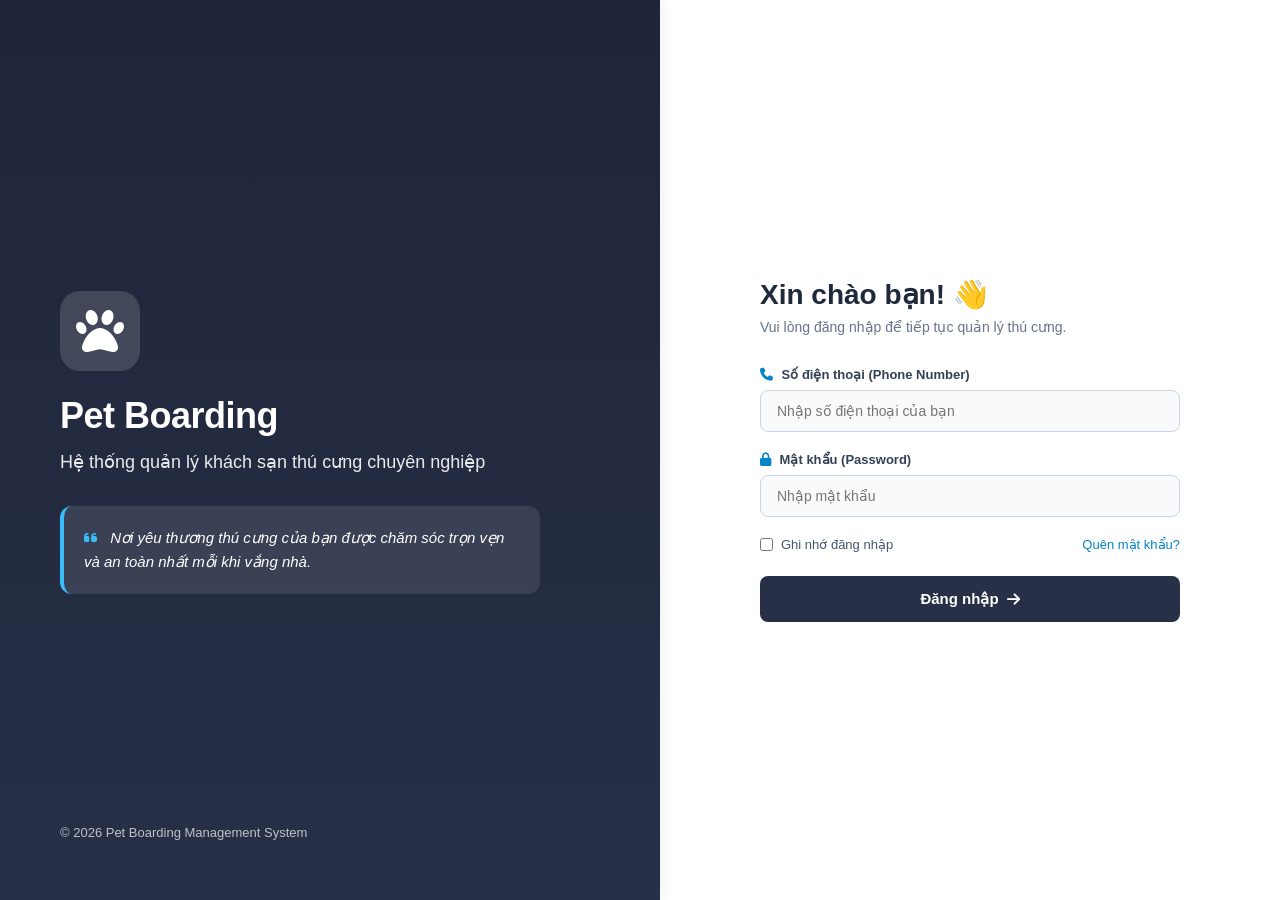
<file: JavaWebExam_ntsang/src/main/resources/static/login.html>
<!DOCTYPE html>
<html lang="en">
    <head>
        <meta charset="UTF-8">
        <meta name="viewport" content="width=device-width, initial-scale=1.0">
        <title>Pet Boarding - Đăng nhập</title>
        <link rel="stylesheet" href="style/login.css">
        <!-- Thêm FontAwesome để hỗ trợ các icon hiện đại -->
        <link rel="stylesheet"
            href="https://cdnjs.cloudflare.com/ajax/libs/font-awesome/6.4.0/css/all.min.css">
    </head>
    <body>
        <div class="login-wrapper">
            <!-- PHẦN 1: BÊN TRÁI - SLOGAN & THƯƠNG HIỆU -->
            <div class="brand-section">
                <div class="brand-content">
                    <div class="brand-logo-icon">
                        <i class="fa-solid fa-paw"></i>
                    </div>
                    <h1>Pet Boarding</h1>
                    <p class="brand-subtitle">Hệ thống quản lý khách sạn thú
                        cưng chuyên nghiệp</p>
                    <div class="brand-quote">
                        <i class="fa-solid fa-quote-left"></i>
                        <span>Nơi yêu thương thú cưng của bạn được chăm sóc trọn
                            vẹn và an toàn nhất mỗi khi vắng nhà.</span>
                    </div>
                </div>
                <div class="brand-footer-text">
                    © 2026 Pet Boarding Management System
                </div>
            </div>

            <!-- PHẦN 2: BÊN PHẢI - FORM ĐĂNG NHẬP -->
            <div class="form-section">
                <div class="login-card">
                    <div class="form-header">
                        <h2>Xin chào bạn! 👋</h2>
                        <p>Vui lòng đăng nhập để tiếp tục quản lý thú cưng.</p>
                    </div>

                    <form action="/login" method="post">
                        <div id="error-message" class="alert-error"
                            style="display: none;">
                            <i class="fa-solid fa-triangle-exclamation"></i> Sai
                            số điện thoại hoặc mật khẩu. Vui lòng thử lại!
                        </div>

                        <div class="input-group">
                            <label for="username">
                                <i class="fa-solid fa-phone"></i> Số điện thoại
                                (Phone Number)
                            </label>
                            <input
                                type="text"
                                id="username"
                                name="username"
                                placeholder="Nhập số điện thoại của bạn"
                                required>
                        </div>

                        <div class="input-group">
                            <label for="password">
                                <i class="fa-solid fa-lock"></i> Mật khẩu
                                (Password)
                            </label>
                            <input
                                type="password"
                                id="password"
                                name="password"
                                placeholder="Nhập mật khẩu"
                                required>
                        </div>

                        <div class="options">
                            <label class="remember-me">
                                <input type="checkbox"> Ghi nhớ đăng nhập
                            </label>
                            <a href="#" class="forgot-pass">Quên mật khẩu?</a>
                        </div>

                        <button type="submit" class="submit-btn">
                            Đăng nhập <i class="fa-solid fa-arrow-right"></i>
                        </button>

                        <p id="message"></p>
                    </form>
                </div>
            </div>
        </div>
    </body>
    <script>
    const urlParams = new URLSearchParams(window.location.search);
    if (urlParams.has('error')) {
        const errorDiv = document.getElementById('error-message');
        if (errorDiv) {
            errorDiv.style.display = 'flex';
            if (window.history.replaceState) {
                const cleanUrl = window.location.protocol + "//" + window.location.host + window.location.pathname;
                window.history.replaceState({path: cleanUrl}, '', cleanUrl);
            }
        }
    }
</script>
</html>
</file>
<file: JavaWebExam_ntsang/src/main/resources/static/style/login.css>
* {
    box-sizing: border-box;
    margin: 0;
    padding: 0;
    font-family: 'Segoe UI', Tahoma, Geneva, Verdana, sans-serif;
}

body, html {
    width: 100%;
    height: 100%;
    background-color: #f1f5f9;
}

/* Bố cục tổng thể chia đôi màn hình */
.login-wrapper {
    display: flex;
    width: 100vw;
    height: 100vh;
    overflow: hidden;
}

/* ================= PHẦN TRÁI: BRANDING & SLOGAN ================= */
.brand-section {
    flex: 1;
    background: linear-gradient(180deg, #1e2538 0%, #283048 100%);
    color: #ffffff;
    display: flex;
    flex-direction: column;
    justify-content: space-between;
    padding: 60px;
    position: relative;
    box-shadow: 5px 0 15px rgba(0, 0, 0, 0.05);
}

.brand-content {
    max-width: 480px;
    margin: auto 0;
}

.brand-logo-icon {
    font-size: 48px;
    background: rgba(255, 255, 255, 0.15);
    width: 80px;
    height: 80px;
    display: flex;
    align-items: center;
    justify-content: center;
    border-radius: 20px;
    margin-bottom: 24px;
    backdrop-filter: blur(5px);
}

.brand-section h1 {
    font-size: 36px;
    font-weight: 700;
    margin-bottom: 12px;
    letter-spacing: -0.5px;
}

.brand-subtitle {
    font-size: 18px;
    opacity: 0.9;
    margin-bottom: 30px;
    line-height: 1.5;
}

.brand-quote {
    background: rgba(255, 255, 255, 0.1);
    padding: 20px;
    border-radius: 12px;
    border-left: 4px solid #38bdf8;
    font-style: italic;
    font-size: 15px;
    line-height: 1.6;
    backdrop-filter: blur(5px);
}

.brand-quote i {
    margin-right: 8px;
    color: #38bdf8;
}

.brand-footer-text {
    font-size: 13px;
    opacity: 0.7;
}

/* ================= PHẦN PHẢI: FORM ĐĂNG NHẬP ================= */
.form-section {
    flex: 1;
    display: flex;
    align-items: center;
    justify-content: center;
    background-color: #ffffff;
    padding: 40px;
}

.login-card {
    width: 100%;
    max-width: 420px;
}

.form-header {
    margin-bottom: 32px;
}

.form-header h2 {
    font-size: 28px;
    color: #1e293b;
    margin-bottom: 8px;
    font-weight: 700;
}

.form-header p {
    color: #64748b;
    font-size: 14px;
}

/* Thông báo lỗi */
.alert-error {
    background-color: #fef2f2;
    border: 1px solid #fecaca;
    color: #dc2626;
    padding: 12px 16px;
    border-radius: 8px;
    font-size: 13px;
    margin-bottom: 24px;
    display: flex;
    align-items: center;
    gap: 10px;
}

/* Nhóm input */
.input-group {
    margin-bottom: 20px;
}

.input-group label {
    display: block;
    font-size: 13px;
    font-weight: 600;
    color: #334155;
    margin-bottom: 8px;
}

.input-group label i {
    color: #0284c7;
    margin-right: 5px;
}

.input-group input {
    width: 100%;
    padding: 12px 16px;
    border: 1px solid #cbd5e1;
    border-radius: 8px;
    font-size: 14px;
    transition: all 0.3s ease;
    outline: none;
    background-color: #f8fafc;
}

.input-group input:focus {
    border-color: #0284c7;
    background-color: #ffffff;
    box-shadow: 0 0 0 3px rgba(2, 132, 199, 0.15);
}

/* Tùy chọn nhớ mật khẩu & quên mật khẩu */
.options {
    display: flex;
    justify-content: space-between;
    align-items: center;
    margin-bottom: 24px;
    font-size: 13px;
}

.remember-me {
    display: flex;
    align-items: center;
    gap: 8px;
    color: #475569;
    cursor: pointer;
}

.forgot-pass {
    color: #0284c7;
    text-decoration: none;
    font-weight: 500;
}

.forgot-pass:hover {
    text-decoration: underline;
}

/* Nút Submit */
.submit-btn {
    width: 100%;
    padding: 14px;
    background-color: #283048;
    color: #ffffff;
    border: none;
    border-radius: 8px;
    font-size: 15px;
    font-weight: 600;
    cursor: pointer;
    transition: background-color 0.2s ease, transform 0.1s ease;
    display: flex;
    align-items: center;
    justify-content: center;
    gap: 8px;
}

.submit-btn:hover {
    background-color: #0369a1;
}

.submit-btn:active {
    transform: scale(0.99);
}

/* Responsive cho màn hình nhỏ (Mobile/Tablet) */
@media (max-width: 900px) {
    .login-wrapper {
        flex-direction: column;
        overflow-y: auto;
        height: auto;
        min-height: 100vh;
    }
    
    .brand-section {
        padding: 40px 20px;
        min-height: 250px;
    }

    .brand-content {
        max-width: 100%;
    }

    .form-section {
        padding: 40px 20px;
    }
}
</file>
